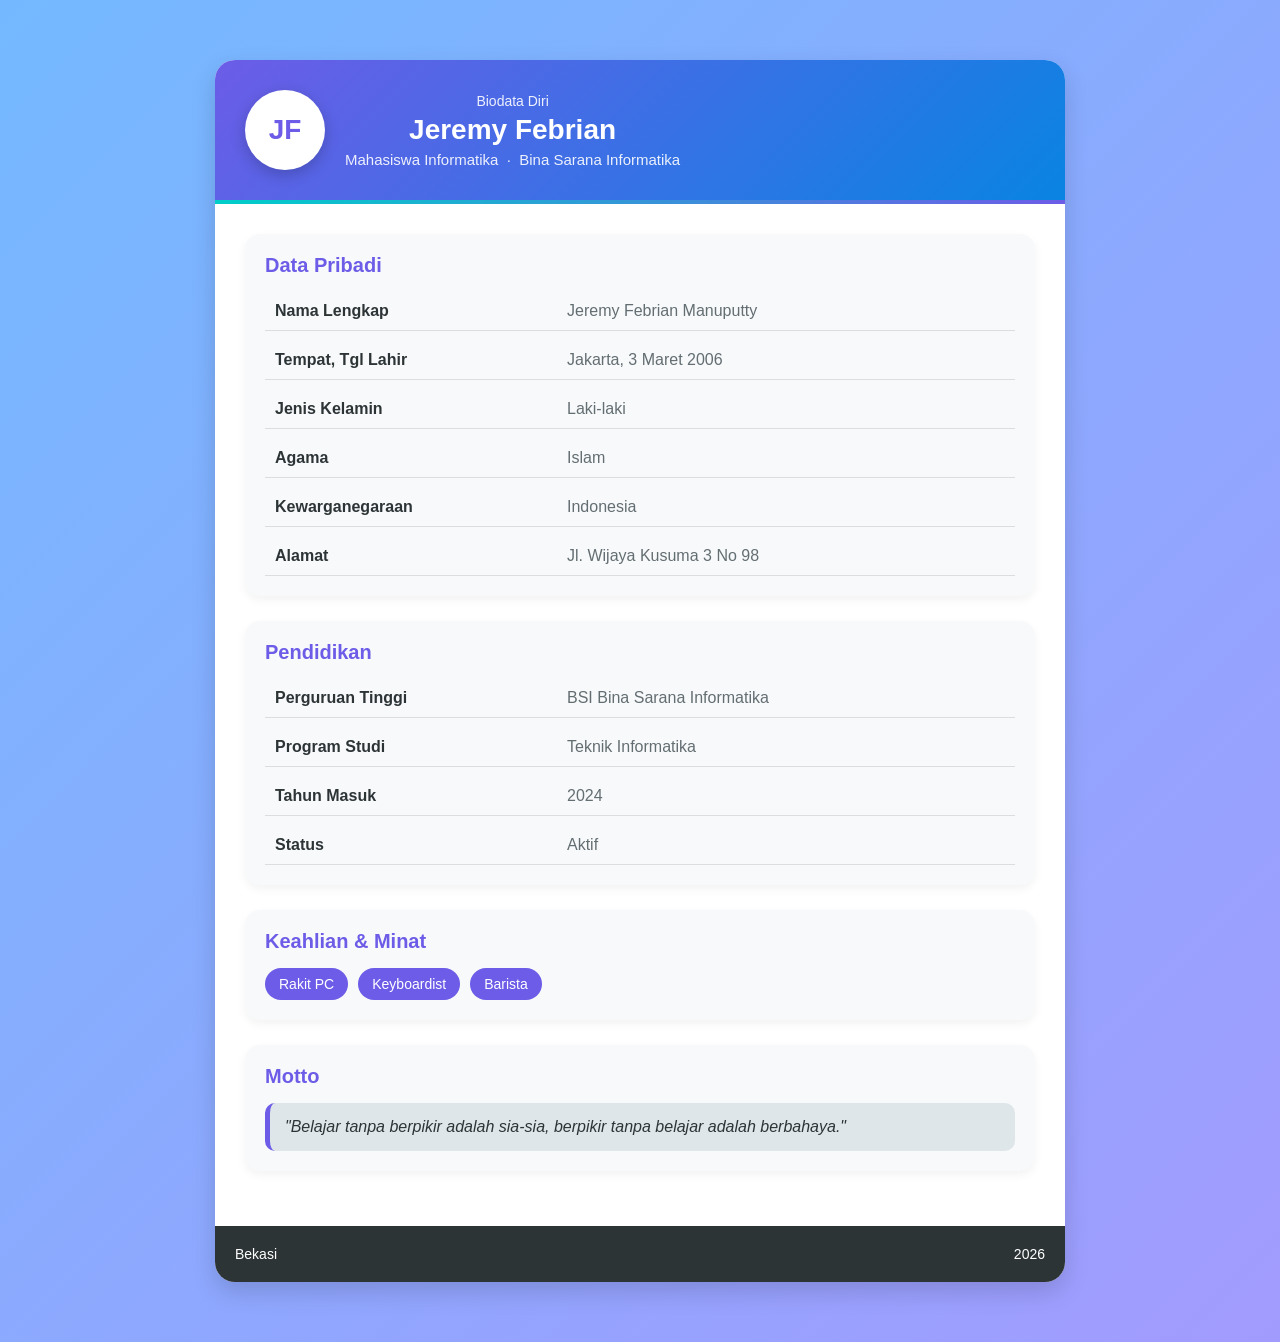
<file: Biodata.html>
<!DOCTYPE html>
<html lang="id">
<head>
  <meta charset="UTF-8" />
  <meta name="viewport" content="width=device-width, initial-scale=1.0"/>
  <title>Biodata Diri</title>
  <link rel="stylesheet" href="style.css" />
</head>
<body>
 
<div class="card">
 
  <!-- HEADER -->
  <div class="header">
    <div class="header-inner">
      <div class="avatar">JF</div>
      <div class="header-text">
        <div class="label-small">Biodata Diri</div>
        <h1>Jeremy Febrian</h1>
        <div class="tagline">Mahasiswa Informatika &nbsp;·&nbsp; Bina Sarana Informatika</div>
      </div>
    </div>
  </div>
 
  <div class="divider"></div>
 
  <!-- BODY -->
  <div class="body">
 
    <!-- DATA PRIBADI -->
    <div class="section">
      <div class="section-title">Data Pribadi</div>
      <div class="data-grid">
        <div class="data-row">
          <div class="data-key">Nama Lengkap</div>
          <div class="data-val">Jeremy Febrian Manuputty</div>
        </div>
        <div class="data-row">
          <div class="data-key">Tempat, Tgl Lahir</div>
          <div class="data-val">Jakarta, 3 Maret 2006</div>
        </div>
        <div class="data-row">
          <div class="data-key">Jenis Kelamin</div>
          <div class="data-val">Laki-laki</div>
        </div>
        <div class="data-row">
          <div class="data-key">Agama</div>
          <div class="data-val">Islam</div>
        </div>
        <div class="data-row">
          <div class="data-key">Kewarganegaraan</div>
          <div class="data-val">Indonesia</div>
        </div>
        <div class="data-row">
          <div class="data-key">Alamat</div>
          <div class="data-val">Jl. Wijaya Kusuma 3 No 98</div>
        </div>
      </div>
    </div>
 
    <!-- PENDIDIKAN -->
    <div class="section">
      <div class="section-title">Pendidikan</div>
      <div class="data-grid">
        <div class="data-row">
          <div class="data-key">Perguruan Tinggi</div>
          <div class="data-val">BSI Bina Sarana Informatika</div>
        </div>
        <div class="data-row">
          <div class="data-key">Program Studi</div>
          <div class="data-val">Teknik Informatika</div>
        </div>
        <div class="data-row">
          <div class="data-key">Tahun Masuk</div>
          <div class="data-val">2024</div>
        </div>
        <div class="data-row">
          <div class="data-key">Status</div>
          <div class="data-val">Aktif</div>
        </div>
      </div>
    </div>
 
    <!-- KEAHLIAN -->
    <div class="section">
      <div class="section-title">Keahlian &amp; Minat</div>
      <div class="chips">
        <span class="chip">Rakit PC</span>
        <span class="chip">Keyboardist</span>
        <span class="chip">Barista</span>
      </div>
    </div>
 
    <!-- MOTTO -->
    <div class="section">
      <div class="section-title">Motto</div>
      <div class="quote-box">
        "Belajar tanpa berpikir adalah sia-sia, berpikir tanpa belajar adalah berbahaya."
      </div>
    </div>
 
  </div><!-- /body -->
 
  <!-- FOOTER -->
  <div class="footer">
    <div class="footer-note">Bekasi</div>
    <div class="footer-year">2026</div>
  </div>
 
</div>
 
</body>
</html>
</file>
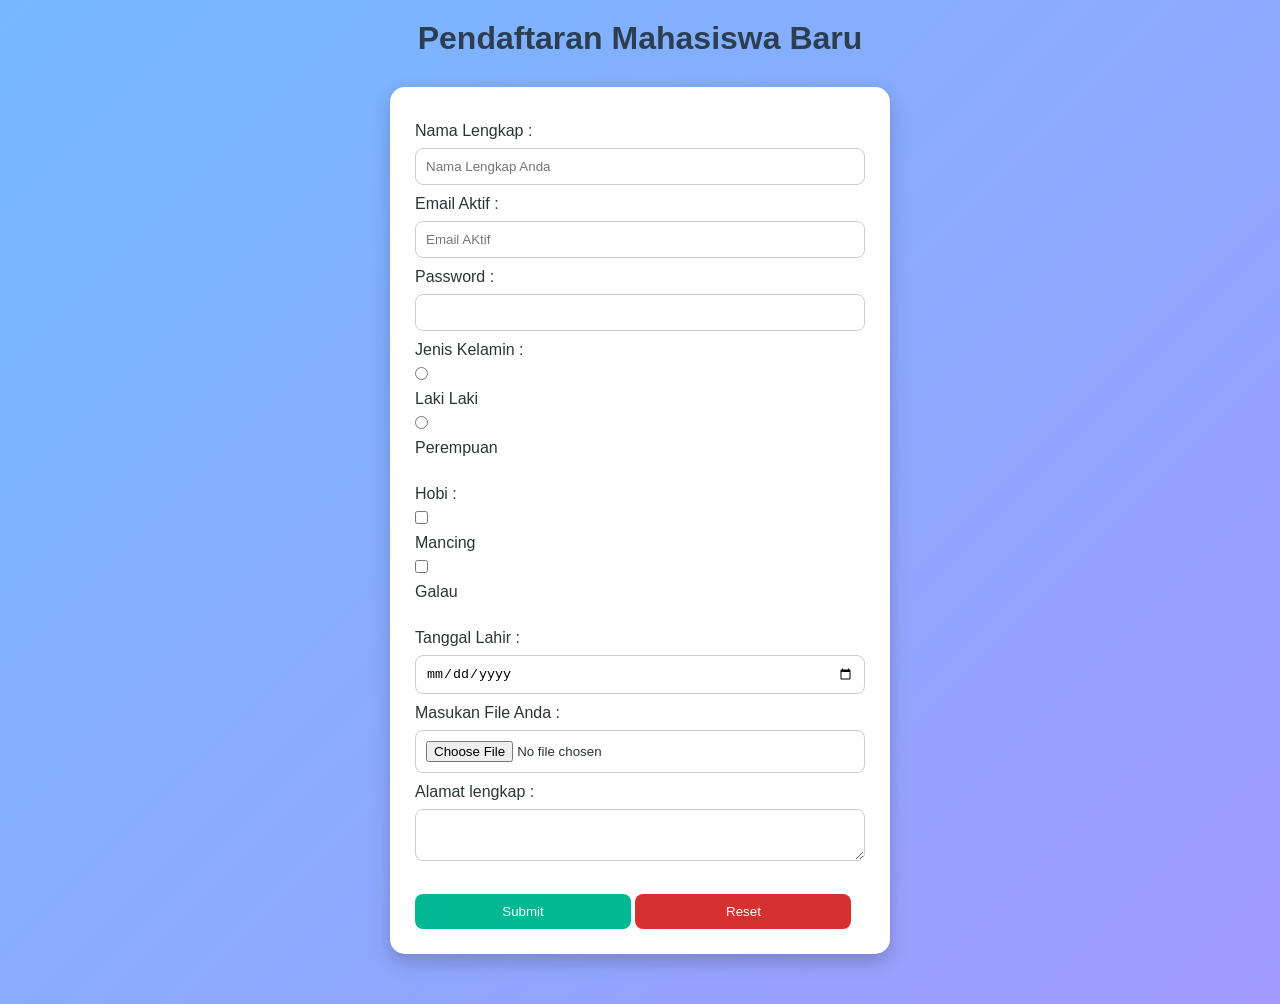
<file: Formulir Pendaftaran.html>
<html lang="en">
<head>
    <link rel="stylesheet" href="style.css">
    <meta charset="UTF-8">
    <meta name="viewport" content="width=device-width, initial-scale=1.0">
    <title>Formulir pendaftaran Mahasiswa Baru</title>
</head>
<body>
    <h1>Pendaftaran Mahasiswa Baru</h1>
    <form action="">
        <label for="">Nama Lengkap : </label>
        <input type="text" placeholder="Nama Lengkap Anda">
        <br>

        <label for="">Email Aktif : </label>
        <input type="email" name="" id="" placeholder="Email AKtif">
        <br>

        <label for="">Password : </label>
        <input type="password" name="" id="">
        <br>

        <label for="">Jenis Kelamin : </label>
        <input type="radio" name="Kelamin" id="kel_1">
        <label for="">Laki Laki</label>
        <input type="radio" name="Kelamin" id="Kel_2">
        <label for="">Perempuan</label>
        <br>
        <label for="">Hobi : </label>
        <input type="checkbox" name="" id=""><label for="">Mancing</label>
        <input type="checkbox" name="" id=""><label for="">Galau</label>
        <br>

        <label for="">Tanggal Lahir : </label>
        <input type="date" name="" id="">
        <br>
        <label for="">Masukan File Anda : </label>
        <input type="file" name="" id="">
        <br>

        <label for="">Alamat lengkap : </label>
        <textarea name="" id=""></textarea>
        <br>
        

        <br>
        <input type="submit" value="Submit">
        <input type="reset" value="Reset">
    </form>
</body>
</html>
</file>
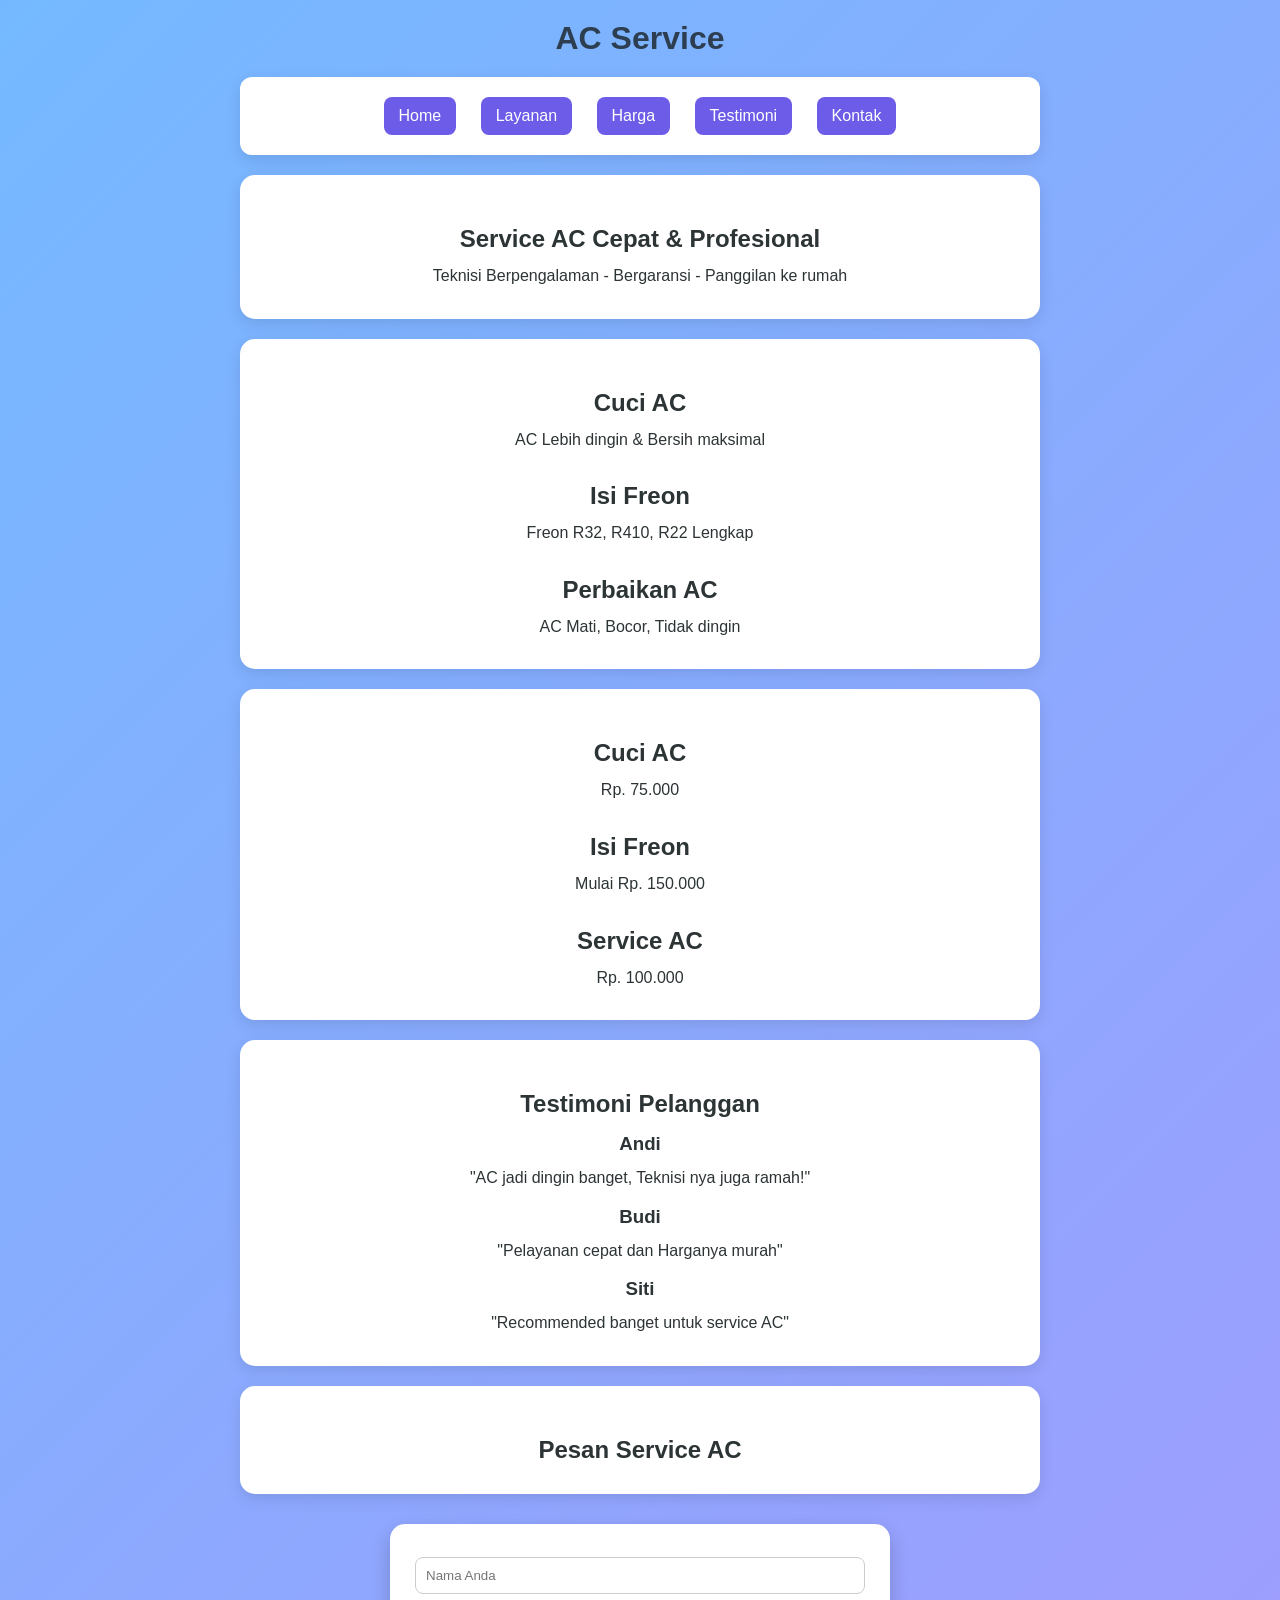
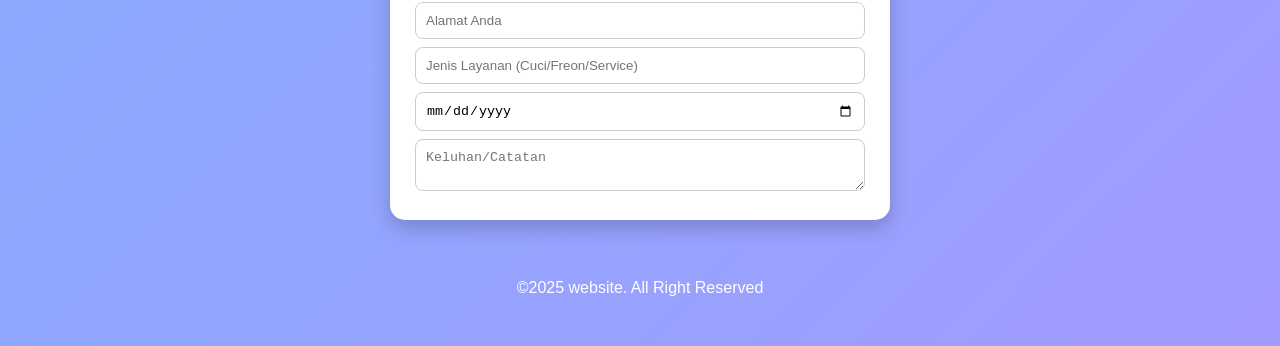
<file: Service Ac.html>
<!DOCTYPE html>
<html lang="en">
<head>
    <link rel="stylesheet" href="style.css">
    <meta charset="UTF-8">
    <meta name="viewport" content="width=device-width, initial-scale=1.0">
    <title>Service AC Murah Berkualitas</title>
</head>
<body>
    <header>
    <h1>AC Service</h1>
    </header>

    <nav>
        <ul>
            <li><a href="#Home">Home</a></li>
            <li><a href="#Layanan">Layanan</a></li>
            <li><a href="#Harga">Harga</a></li>
            <li><a href="#Testimoni">Testimoni</a></li>
            <li><a href="#Kontak">Kontak</a></li>
            
        </ul>
    </nav>

    <main>
        <section id="Home">
            <h2>Service AC Cepat & Profesional</h2>
            <p>Teknisi Berpengalaman - Bergaransi - Panggilan ke rumah</p>
        </section>
        <section id="Layanan">
                <h2>Cuci AC</h2>
                <p>AC Lebih dingin & Bersih maksimal</p>
                <h2>Isi Freon</h2>
                <p>Freon R32, R410, R22 Lengkap</p>
                <h2>Perbaikan AC</h2>
                <p>AC Mati, Bocor, Tidak dingin</p>
        </section>

        <section id="Harga">
                <h2>Cuci AC</h2>
                <p>Rp. 75.000</p>
                <h2>Isi Freon</h2>
                <p>Mulai Rp. 150.000</p>
                <h2>Service AC</h2>
                <p>Rp. 100.000</p>
        </section>
        
        <section id="Testimoni">
                <h2>Testimoni Pelanggan</h2>
                <h3>Andi</h3>
                <p>"AC jadi dingin banget, Teknisi nya juga ramah!"</p>
                <h3>Budi</h3>
                <p>"Pelayanan cepat dan Harganya murah"</p>
                <h3>Siti</h3>
                <p>"Recommended banget untuk service AC"</p>
        </section>
        
        <section id="Kontak">
            <h2>Pesan Service AC</h2>
        </section>
 
        <form action="">
            <input type="text" name="" id="" placeholder="Nama Anda">
            <input type="text" name="" id="" placeholder="Alamat Anda">
            <input type="text" name="" id="" placeholder="Jenis Layanan (Cuci/Freon/Service)">
            <input type="date" name="" id="">
            <textarea name="" id="" placeholder="Keluhan/Catatan"></textarea>
        </form>
    
    <footer>
        <p>&copy;2025 website. All Right Reserved</p>
    </footer>
    
</body>
</html>
</file>
<file: style.css>
/* ================= RESET ================= */
* {
    margin: 0;
    padding: 0;
    box-sizing: border-box;
}

/* ================= BODY ================= */
body {
    font-family: 'Segoe UI', Arial, sans-serif;
    background: linear-gradient(135deg, #74b9ff, #a29bfe);
    color: #2d3436;
    text-align: center;
    padding: 20px;
}

/* ================= TEXT ================= */
h1 {
    margin-bottom: 15px;
    color: #2c3e50;
}

h2 {
    margin-top: 30px;
    margin-bottom: 10px;
}

h3 {
    margin-top: 15px;
}

p {
    margin: 10px auto;
    max-width: 700px;
    line-height: 1.6;
}

/* ================= LINK ================= */
a {
    display: inline-block;
    margin: 5px;
    padding: 10px 15px;
    background: #0984e3;
    color: white;
    border-radius: 8px;
    text-decoration: none;
    transition: 0.3s;
}

a:hover {
    background: #0652dd;
    transform: scale(1.05);
}

/* ================= NAVBAR ================= */
nav {
    background: white;
    padding: 10px;
    margin: 20px auto;
    border-radius: 12px;
    max-width: 800px;
    box-shadow: 0 5px 15px rgba(0,0,0,0.1);
}

nav ul {
    list-style: none;
}

nav ul li {
    display: inline-block;
    margin: 5px;
}

nav ul li a {
    background: #6c5ce7;
}

nav ul li a:hover {
    background: #4834d4;
}

/* ================= HEADER ================= */
header {
    margin-bottom: 10px;
}

/* ================= SECTION ================= */
section {
    background: white;
    margin: 20px auto;
    padding: 20px;
    border-radius: 15px;
    max-width: 800px;
    box-shadow: 0 5px 15px rgba(0,0,0,0.1);
}

/* ================= MEDIA ================= */
img {
    margin-top: 15px;
    border-radius: 12px;
    box-shadow: 0 5px 15px rgba(0,0,0,0.2);
    max-width: 100%;
}

video, iframe {
    margin-top: 15px;
    border-radius: 10px;
    max-width: 100%;
}

audio {
    margin-top: 15px;
}

/* ================= TABLE ================= */
table {
    width: 80%;
    margin: 25px auto;
    border-collapse: collapse;
    background: white;
    border-radius: 12px;
    overflow: hidden;
    box-shadow: 0 6px 15px rgba(0,0,0,0.15);
}

th {
    background: #6c5ce7;
    color: white;
    padding: 12px;
}

td {
    padding: 12px;
    border-bottom: 1px solid #eee;
}

tr:hover {
    background: #f1f2f6;
}

ol {
    text-align: left;
    padding-left: 20px;
}

/* ================= FORM ================= */
form {
    background: white;
    max-width: 500px;
    margin: 30px auto;
    padding: 25px;
    border-radius: 15px;
    box-shadow: 0 8px 20px rgba(0,0,0,0.2);
    text-align: left;
}

label {
    display: block;
    margin-top: 10px;
    font-weight: 500;
}

input, textarea {
    width: 100%;
    padding: 10px;
    margin-top: 8px;
    border-radius: 8px;
    border: 1px solid #ccc;
    outline: none;
    transition: 0.3s;
}

input:focus, textarea:focus {
    border-color: #0984e3;
    box-shadow: 0 0 5px rgba(9,132,227,0.5);
}

/* Radio & Checkbox */
input[type="radio"],
input[type="checkbox"] {
    width: auto;
    margin-right: 5px;
}

/* Tombol */
input[type="submit"],
input[type="reset"] {
    width: 48%;
    margin-top: 15px;
    cursor: pointer;
    border: none;
    color: white;
}

input[type="submit"] {
    background: #00b894;
}

input[type="submit"]:hover {
    background: #019875;
}

input[type="reset"] {
    background: #d63031;
}

input[type="reset"]:hover {
    background: #b71c1c;
}

/* ================= FOOTER ================= */
footer {
    margin-top: 30px;
    padding: 15px;
    color: white;
}
/* ================= BIODATA CARD ================= */
.card {
    max-width: 850px;
    margin: 40px auto;
    background: white;
    border-radius: 20px;
    overflow: hidden;
    box-shadow: 0 10px 25px rgba(0,0,0,0.15);
}

/* ================= HEADER CARD ================= */
.header {
    background: linear-gradient(135deg, #6c5ce7, #0984e3);
    color: white;
    padding: 30px;
}

.header-inner {
    display: flex;
    align-items: center;
    gap: 20px;
}

.avatar {
    width: 80px;
    height: 80px;
    background: white;
    color: #6c5ce7;
    border-radius: 50%;
    font-size: 28px;
    font-weight: bold;
    display: flex;
    justify-content: center;
    align-items: center;
    box-shadow: 0 5px 15px rgba(0,0,0,0.2);
}

.header-text h1 {
    margin: 5px 0;
    color: white;
    font-size: 28px;
}

.label-small {
    font-size: 14px;
    opacity: 0.9;
}

.tagline {
    font-size: 15px;
    opacity: 0.9;
}

/* ================= DIVIDER ================= */
.divider {
    height: 4px;
    background: linear-gradient(90deg, #00cec9, #6c5ce7);
}

/* ================= BODY CARD ================= */
.body {
    padding: 30px;
}

/* ================= SECTION ================= */
.section {
    margin-bottom: 25px;
    padding: 20px;
    border-radius: 15px;
    background: #f8f9fa;
    box-shadow: 0 4px 10px rgba(0,0,0,0.05);
}

.section-title {
    font-size: 20px;
    font-weight: bold;
    color: #6c5ce7;
    margin-bottom: 15px;
    text-align: left;
}

/* ================= DATA GRID ================= */
.data-grid {
    display: flex;
    flex-direction: column;
    gap: 10px;
}

.data-row {
    display: flex;
    justify-content: space-between;
    padding: 10px;
    border-bottom: 1px solid #ddd;
}

.data-key {
    font-weight: bold;
    color: #2d3436;
    width: 40%;
    text-align: left;
}

.data-val {
    width: 60%;
    text-align: left;
    color: #636e72;
}

/* ================= CHIPS ================= */
.chips {
    display: flex;
    flex-wrap: wrap;
    gap: 10px;
}

.chip {
    background: #6c5ce7;
    color: white;
    padding: 8px 14px;
    border-radius: 20px;
    font-size: 14px;
}

/* ================= QUOTE ================= */
.quote-box {
    background: #dfe6e9;
    padding: 15px;
    border-left: 5px solid #6c5ce7;
    border-radius: 10px;
    font-style: italic;
    color: #2d3436;
    text-align: left;
}

/* ================= FOOTER ================= */
.footer {
    background: #2d3436;
    color: white;
    padding: 20px;
    display: flex;
    justify-content: space-between;
    font-size: 14px;
}

/* ================= RESPONSIVE ================= */
@media (max-width: 768px) {
    .header-inner {
        flex-direction: column;
        text-align: center;
    }

    .data-row {
        flex-direction: column;
        align-items: flex-start;
    }

    .data-key,
    .data-val {
        width: 100%;
    }

    .footer {
        flex-direction: column;
        gap: 10px;
        text-align: center;
    }
}
</file>
